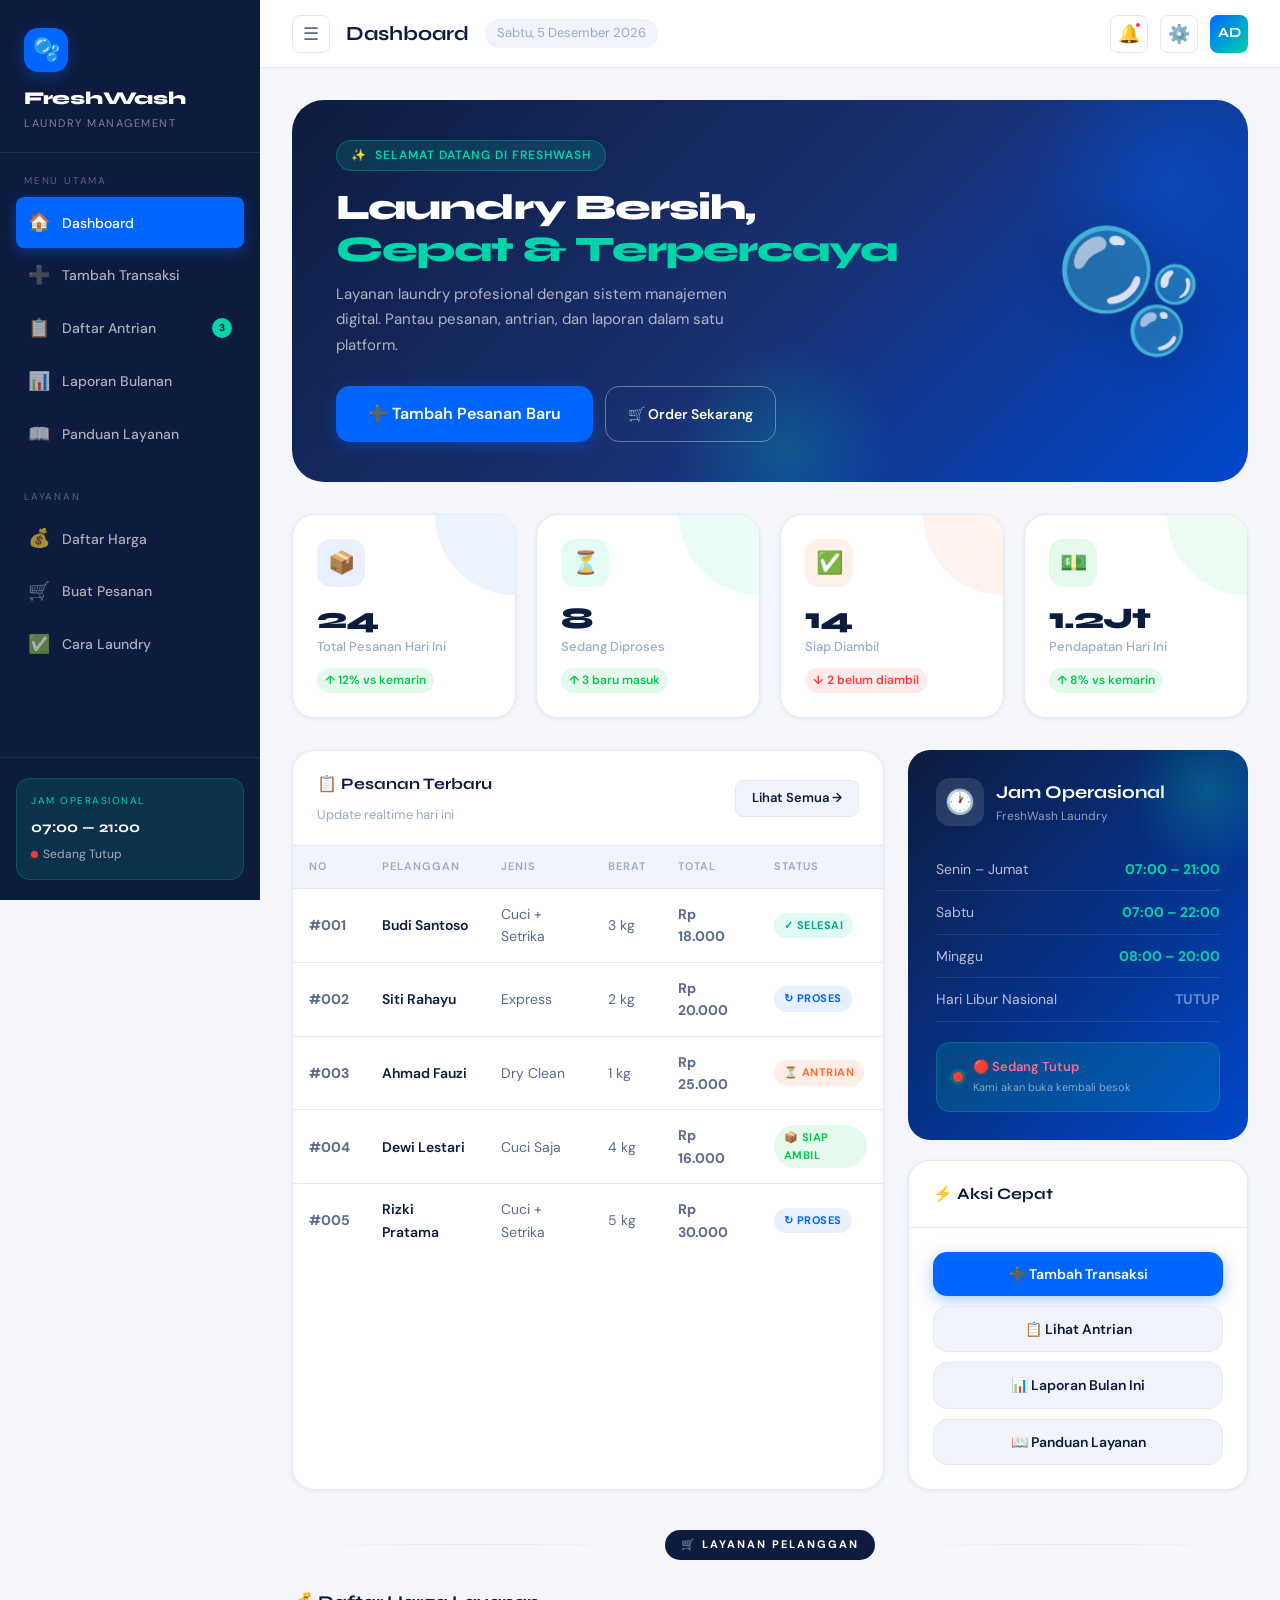
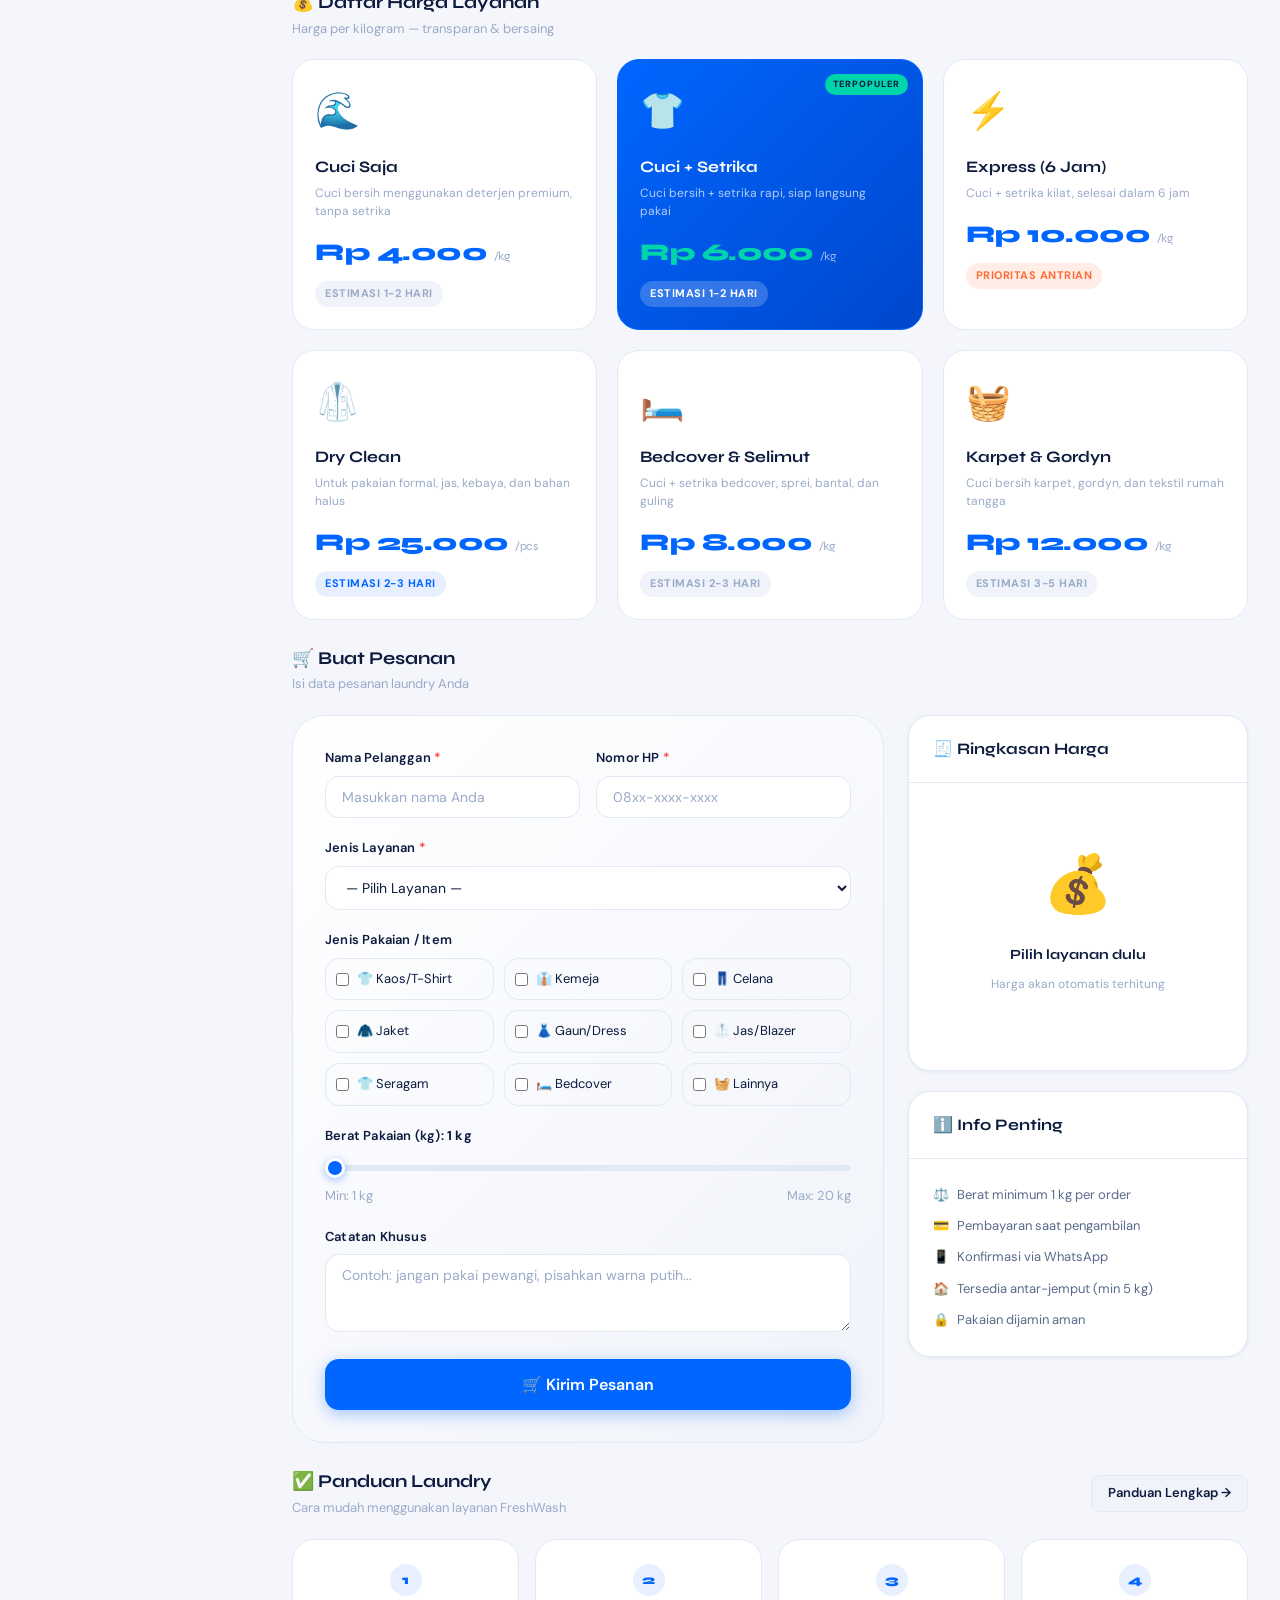
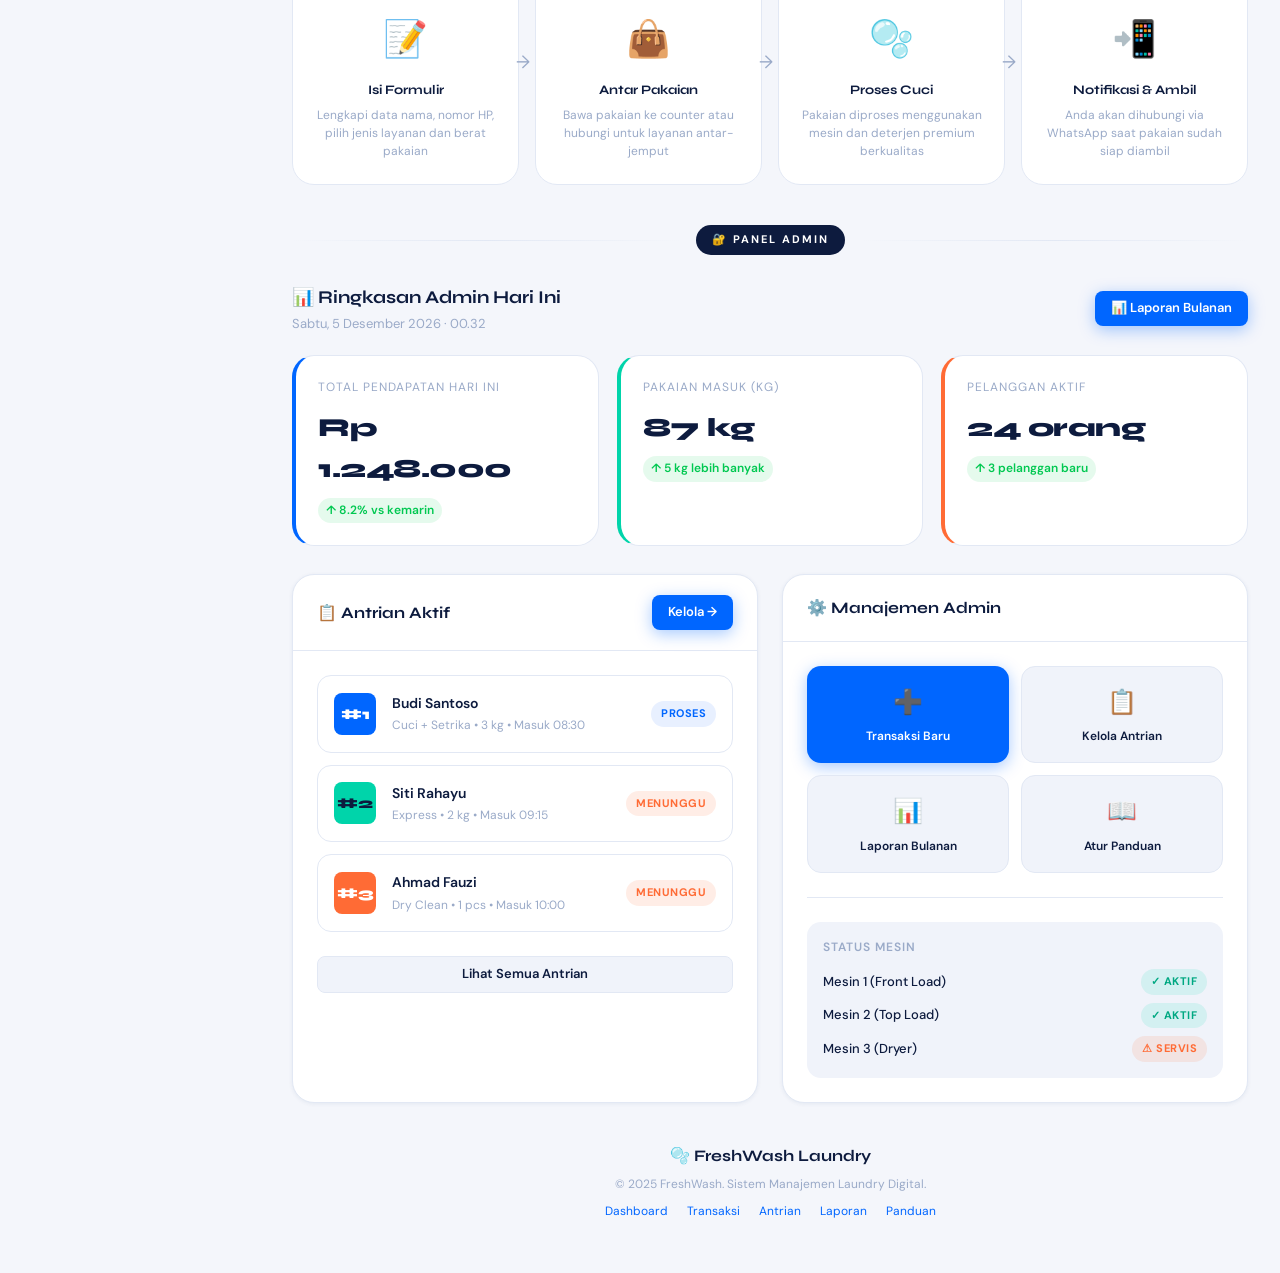
<file: index.html>
<!DOCTYPE html>
<html lang="id">
<head>
  <meta charset="UTF-8" />
  <meta name="viewport" content="width=device-width, initial-scale=1.0"/>
  <title>FreshWash — Sistem Manajemen Laundry</title>
  <link rel="stylesheet" href="css/panduan.css"/>
</head>
<body>

<div class="layout">

  <!-- ══════════════════════════════════════
    SIDEBAR NAVIGATION
  ══════════════════════════════════════ -->
  <aside class="sidebar" id="sidebar">
    <div class="sidebar-brand">
      <div class="brand-icon">🫧</div>
      <div class="brand-name">FreshWash</div>
      <div class="brand-sub">Laundry Management</div>
    </div>

    <nav class="nav-section">
      <div class="nav-label">Menu Utama</div>
      <a href="index.html" class="nav-item active">
        <span class="nav-icon">🏠</span>
        Dashboard
      </a>
      <a href="tambah_transaksi.html" class="nav-item">
        <span class="nav-icon">➕</span>
        Tambah Transaksi
      </a>
      <a href="daftar_antrian.html" class="nav-item">
        <span class="nav-icon">📋</span>
        Daftar Antrian
        <span class="nav-badge" id="nav-queue-count">3</span>
      </a>
      <a href="laporan_bulanan.html" class="nav-item">
        <span class="nav-icon">📊</span>
        Laporan Bulanan
      </a>
      <a href="panduan_layanan.html" class="nav-item">
        <span class="nav-icon">📖</span>
        Panduan Layanan
      </a>
    </nav>

    <nav class="nav-section">
      <div class="nav-label">Layanan</div>
      <a href="#harga" class="nav-item" onclick="scrollToSection('harga')">
        <span class="nav-icon">💰</span>
        Daftar Harga
      </a>
      <a href="#order-form" class="nav-item" onclick="scrollToSection('order-form')">
        <span class="nav-icon">🛒</span>
        Buat Pesanan
      </a>
      <a href="#panduan" class="nav-item" onclick="scrollToSection('panduan')">
        <span class="nav-icon">✅</span>
        Cara Laundry
      </a>
    </nav>

    <div class="sidebar-footer">
      <div class="sidebar-hours">
        <div class="hours-label">Jam Operasional</div>
        <div class="hours-time">07:00 — 21:00</div>
        <div class="hours-status">
          <span class="status-dot" id="sidebar-status-dot"></span>
          <span id="sidebar-status-text">Memuat...</span>
        </div>
      </div>
    </div>
  </aside>

  <!-- ══════════════════════════════════════
       MAIN CONTENT
  ══════════════════════════════════════ -->
  <main class="main-content">

    <!-- TOP BAR -->
    <header class="topbar">
      <div class="topbar-left">
        <button class="topbar-btn" onclick="toggleSidebar()" title="Toggle Menu">☰</button>
        <div>
          <div class="topbar-title">Dashboard</div>
        </div>
        <span class="topbar-date" id="topbar-date">—</span>
      </div>
      <div class="topbar-right">
        <button class="topbar-btn" onclick="showNotification()" title="Notifikasi">
          🔔
          <span class="notif-badge"></span>
        </button>
        <button class="topbar-btn" title="Pengaturan">⚙️</button>
        <div class="avatar" title="Admin">AD</div>
      </div>
    </header>

    <!-- PAGE CONTENT -->
    <div class="page-content">

      <!-- HERO BANNER -->
      <div class="hero-banner fade-in">
        <div class="hero-text">
          <div class="hero-eyebrow">
            <span>✨</span> Selamat Datang di FreshWash
          </div>
          <h1 class="hero-title">
            Laundry Bersih,<br>
            <span>Cepat & Terpercaya</span>
          </h1>
          <p class="hero-desc">
            Layanan laundry profesional dengan sistem manajemen digital. 
            Pantau pesanan, antrian, dan laporan dalam satu platform.
          </p>
          <div class="hero-actions">
            <a href="tambah_transaksi.html" class="btn btn-primary btn-lg">
              ➕ Tambah Pesanan Baru
            </a>
            <a href="#order-form" class="btn btn-outline" onclick="scrollToSection('order-form')">
              🛒 Order Sekarang
            </a>
          </div>
        </div>
        <div class="hero-visual">🫧</div>
      </div>

      <!-- STATS GRID -->
      <div class="stats-grid">
        <div class="stat-card fade-in stagger-1">
          <div class="stat-icon blue">📦</div>
          <div class="stat-value" id="stat-total">24</div>
          <div class="stat-label">Total Pesanan Hari Ini</div>
          <div class="stat-trend up">↑ 12% vs kemarin</div>
        </div>
        <div class="stat-card fade-in stagger-2">
          <div class="stat-icon teal">⏳</div>
          <div class="stat-value" id="stat-proses">8</div>
          <div class="stat-label">Sedang Diproses</div>
          <div class="stat-trend up">↑ 3 baru masuk</div>
        </div>
        <div class="stat-card fade-in stagger-3">
          <div class="stat-icon orange">✅</div>
          <div class="stat-value" id="stat-selesai">14</div>
          <div class="stat-label">Siap Diambil</div>
          <div class="stat-trend down">↓ 2 belum diambil</div>
        </div>
        <div class="stat-card fade-in stagger-4">
          <div class="stat-icon green">💵</div>
          <div class="stat-value" id="stat-revenue">1.2Jt</div>
          <div class="stat-label">Pendapatan Hari Ini</div>
          <div class="stat-trend up">↑ 8% vs kemarin</div>
        </div>
      </div>

      <!-- MAIN GRID: ORDERS + HOURS -->
      <div class="grid-main mb-24">

        <!-- RECENT ORDERS TABLE -->
        <div class="card fade-in">
          <div class="card-header">
            <div>
              <div class="card-title">📋 Pesanan Terbaru</div>
              <div class="text-muted mt-8">Update realtime hari ini</div>
            </div>
            <a href="daftar_antrian.html" class="btn btn-ghost btn-sm">Lihat Semua →</a>
          </div>
          <div class="table-wrapper">
            <table>
              <thead>
                <tr>
                  <th>No</th>
                  <th>Pelanggan</th>
                  <th>Jenis</th>
                  <th>Berat</th>
                  <th>Total</th>
                  <th>Status</th>
                </tr>
              </thead>
              <tbody id="orders-table">
                <tr>
                  <td><strong>#001</strong></td>
                  <td class="td-name">Budi Santoso</td>
                  <td>Cuci + Setrika</td>
                  <td>3 kg</td>
                  <td><strong>Rp 18.000</strong></td>
                  <td><span class="badge badge-teal">✓ Selesai</span></td>
                </tr>
                <tr>
                  <td><strong>#002</strong></td>
                  <td class="td-name">Siti Rahayu</td>
                  <td>Express</td>
                  <td>2 kg</td>
                  <td><strong>Rp 20.000</strong></td>
                  <td><span class="badge badge-blue">↻ Proses</span></td>
                </tr>
                <tr>
                  <td><strong>#003</strong></td>
                  <td class="td-name">Ahmad Fauzi</td>
                  <td>Dry Clean</td>
                  <td>1 kg</td>
                  <td><strong>Rp 25.000</strong></td>
                  <td><span class="badge badge-orange">⏳ Antrian</span></td>
                </tr>
                <tr>
                  <td><strong>#004</strong></td>
                  <td class="td-name">Dewi Lestari</td>
                  <td>Cuci Saja</td>
                  <td>4 kg</td>
                  <td><strong>Rp 16.000</strong></td>
                  <td><span class="badge badge-green">📦 Siap Ambil</span></td>
                </tr>
                <tr>
                  <td><strong>#005</strong></td>
                  <td class="td-name">Rizki Pratama</td>
                  <td>Cuci + Setrika</td>
                  <td>5 kg</td>
                  <td><strong>Rp 30.000</strong></td>
                  <td><span class="badge badge-blue">↻ Proses</span></td>
                </tr>
              </tbody>
            </table>
          </div>
        </div>

        <!-- JAM BUKA & INFO -->
        <div style="display:flex; flex-direction:column; gap:20px;">
          <!-- HOURS CARD -->
          <div class="hours-card">
            <div class="hours-header">
              <div class="hours-icon">🕐</div>
              <div>
                <div class="hours-title">Jam Operasional</div>
                <div style="font-size:12px; color:rgba(255,255,255,0.55);">FreshWash Laundry</div>
              </div>
            </div>
            <div class="hours-row">
              <span class="hours-day">Senin – Jumat</span>
              <span class="hours-time-val open">07:00 – 21:00</span>
            </div>
            <div class="hours-row">
              <span class="hours-day">Sabtu</span>
              <span class="hours-time-val open">07:00 – 22:00</span>
            </div>
            <div class="hours-row">
              <span class="hours-day">Minggu</span>
              <span class="hours-time-val open">08:00 – 20:00</span>
            </div>
            <div class="hours-row">
              <span class="hours-day">Hari Libur Nasional</span>
              <span class="hours-time-val closed">TUTUP</span>
            </div>
            <div class="current-status">
              <span class="status-indicator" id="main-status-dot"></span>
              <div>
                <div class="status-text" id="main-status-text">Memeriksa jam buka...</div>
                <div style="font-size:11px; color:rgba(255,255,255,0.5); margin-top:2px;" id="main-status-sub">—</div>
              </div>
            </div>
          </div>

          <!-- QUICK ACTIONS -->
          <div class="card">
            <div class="card-header">
              <div class="card-title">⚡ Aksi Cepat</div>
            </div>
            <div class="card-body" style="display:flex; flex-direction:column; gap:10px;">
              <a href="tambah_transaksi.html" class="btn btn-primary" style="width:100%; justify-content:center;">
                ➕ Tambah Transaksi
              </a>
              <a href="daftar_antrian.html" class="btn btn-ghost" style="width:100%; justify-content:center;">
                📋 Lihat Antrian
              </a>
              <a href="laporan_bulanan.html" class="btn btn-ghost" style="width:100%; justify-content:center;">
                📊 Laporan Bulan Ini
              </a>
              <a href="panduan_layanan.html" class="btn btn-ghost" style="width:100%; justify-content:center;">
                📖 Panduan Layanan
              </a>
            </div>
          </div>
        </div>
      </div>

      <!-- ══════════════════════════════════════
           CUSTOMER SECTION — ORDER FORM
      ══════════════════════════════════════ -->
      <div class="panel-separator">
        <div class="panel-separator-line"></div>
        <div class="panel-separator-badge">
          🛒 Layanan Pelanggan
        </div>
        <div class="panel-separator-line"></div>
      </div>

      <!-- DAFTAR HARGA -->
      <div id="harga" style="scroll-margin-top: 80px;">
        <div class="section-header">
          <div>
            <div class="section-title">💰 Daftar Harga Layanan</div>
            <div class="section-subtitle">Harga per kilogram — transparan & bersaing</div>
          </div>
        </div>

        <div class="grid-3 mb-24">
          <div class="price-card" onclick="selectService('cuci-saja')">
            <div class="price-card-icon">🌊</div>
            <div class="price-card-name">Cuci Saja</div>
            <div class="price-card-desc">Cuci bersih menggunakan deterjen premium, tanpa setrika</div>
            <div class="price-card-price">Rp 4.000 <span class="price-card-unit">/kg</span></div>
            <div class="mt-8"><span class="badge badge-gray">Estimasi 1-2 hari</span></div>
          </div>

          <div class="price-card featured" onclick="selectService('cuci-setrika')">
            <div class="price-popular">Terpopuler</div>
            <div class="price-card-icon">👕</div>
            <div class="price-card-name">Cuci + Setrika</div>
            <div class="price-card-desc">Cuci bersih + setrika rapi, siap langsung pakai</div>
            <div class="price-card-price">Rp 6.000 <span class="price-card-unit">/kg</span></div>
            <div class="mt-8"><span class="badge" style="background:rgba(255,255,255,0.2);color:#fff;">Estimasi 1-2 hari</span></div>
          </div>

          <div class="price-card" onclick="selectService('express')">
            <div class="price-card-icon">⚡</div>
            <div class="price-card-name">Express (6 Jam)</div>
            <div class="price-card-desc">Cuci + setrika kilat, selesai dalam 6 jam</div>
            <div class="price-card-price">Rp 10.000 <span class="price-card-unit">/kg</span></div>
            <div class="mt-8"><span class="badge badge-orange">Prioritas Antrian</span></div>
          </div>

          <div class="price-card" onclick="selectService('dry-clean')">
            <div class="price-card-icon">🥼</div>
            <div class="price-card-name">Dry Clean</div>
            <div class="price-card-desc">Untuk pakaian formal, jas, kebaya, dan bahan halus</div>
            <div class="price-card-price">Rp 25.000 <span class="price-card-unit">/pcs</span></div>
            <div class="mt-8"><span class="badge badge-blue">Estimasi 2-3 hari</span></div>
          </div>

          <div class="price-card" onclick="selectService('bedcover')">
            <div class="price-card-icon">🛏️</div>
            <div class="price-card-name">Bedcover & Selimut</div>
            <div class="price-card-desc">Cuci + setrika bedcover, sprei, bantal, dan guling</div>
            <div class="price-card-price">Rp 8.000 <span class="price-card-unit">/kg</span></div>
            <div class="mt-8"><span class="badge badge-gray">Estimasi 2-3 hari</span></div>
          </div>

          <div class="price-card" onclick="selectService('karpet')">
            <div class="price-card-icon">🧺</div>
            <div class="price-card-name">Karpet & Gordyn</div>
            <div class="price-card-desc">Cuci bersih karpet, gordyn, dan tekstil rumah tangga</div>
            <div class="price-card-price">Rp 12.000 <span class="price-card-unit">/kg</span></div>
            <div class="mt-8"><span class="badge badge-gray">Estimasi 3-5 hari</span></div>
          </div>
        </div>
      </div>

      <!-- ORDER FORM FOR CUSTOMERS -->
      <div id="order-form" style="scroll-margin-top: 80px;">
        <div class="section-header">
          <div>
            <div class="section-title">🛒 Buat Pesanan</div>
            <div class="section-subtitle">Isi data pesanan laundry Anda</div>
          </div>
        </div>

        <div class="grid-main">
          <div class="customer-panel">
            <div class="form-row">
              <div class="form-group">
                <label class="form-label">Nama Pelanggan <span>*</span></label>
                <input type="text" class="form-control" id="cust-name" placeholder="Masukkan nama Anda"/>
              </div>
              <div class="form-group">
                <label class="form-label">Nomor HP <span>*</span></label>
                <input type="tel" class="form-control" id="cust-phone" placeholder="08xx-xxxx-xxxx"/>
              </div>
            </div>

            <div class="form-group">
              <label class="form-label">Jenis Layanan <span>*</span></label>
              <select class="form-control" id="service-type" onchange="calculatePrice()">
                <option value="">— Pilih Layanan —</option>
                <option value="cuci-saja">🌊 Cuci Saja — Rp 4.000/kg</option>
                <option value="cuci-setrika">👕 Cuci + Setrika — Rp 6.000/kg</option>
                <option value="express">⚡ Express 6 Jam — Rp 10.000/kg</option>
                <option value="dry-clean">🥼 Dry Clean — Rp 25.000/pcs</option>
                <option value="bedcover">🛏️ Bedcover & Selimut — Rp 8.000/kg</option>
                <option value="karpet">🧺 Karpet & Gordyn — Rp 12.000/kg</option>
              </select>
            </div>

            <div class="form-group">
              <label class="form-label">Jenis Pakaian / Item</label>
              <div class="grid-3" style="gap:10px; margin-bottom:12px;" id="clothing-types">
                <label style="display:flex;align-items:center;gap:8px;padding:10px;border:1.5px solid var(--border);border-radius:var(--radius-md);cursor:pointer;font-size:13px;transition:all 0.2s;" onmouseenter="this.style.borderColor='var(--primary)'" onmouseleave="this.style.borderColor='var(--border)'">
                  <input type="checkbox" value="kaos" onchange="updateClothingList()"> 👕 Kaos/T-Shirt
                </label>
                <label style="display:flex;align-items:center;gap:8px;padding:10px;border:1.5px solid var(--border);border-radius:var(--radius-md);cursor:pointer;font-size:13px;transition:all 0.2s;" onmouseenter="this.style.borderColor='var(--primary)'" onmouseleave="this.style.borderColor='var(--border)'">
                  <input type="checkbox" value="kemeja" onchange="updateClothingList()"> 👔 Kemeja
                </label>
                <label style="display:flex;align-items:center;gap:8px;padding:10px;border:1.5px solid var(--border);border-radius:var(--radius-md);cursor:pointer;font-size:13px;transition:all 0.2s;" onmouseenter="this.style.borderColor='var(--primary)'" onmouseleave="this.style.borderColor='var(--border)'">
                  <input type="checkbox" value="celana" onchange="updateClothingList()"> 👖 Celana
                </label>
                <label style="display:flex;align-items:center;gap:8px;padding:10px;border:1.5px solid var(--border);border-radius:var(--radius-md);cursor:pointer;font-size:13px;transition:all 0.2s;" onmouseenter="this.style.borderColor='var(--primary)'" onmouseleave="this.style.borderColor='var(--border)'">
                  <input type="checkbox" value="jaket" onchange="updateClothingList()"> 🧥 Jaket
                </label>
                <label style="display:flex;align-items:center;gap:8px;padding:10px;border:1.5px solid var(--border);border-radius:var(--radius-md);cursor:pointer;font-size:13px;transition:all 0.2s;" onmouseenter="this.style.borderColor='var(--primary)'" onmouseleave="this.style.borderColor='var(--border)'">
                  <input type="checkbox" value="gaun" onchange="updateClothingList()"> 👗 Gaun/Dress
                </label>
                <label style="display:flex;align-items:center;gap:8px;padding:10px;border:1.5px solid var(--border);border-radius:var(--radius-md);cursor:pointer;font-size:13px;transition:all 0.2s;" onmouseenter="this.style.borderColor='var(--primary)'" onmouseleave="this.style.borderColor='var(--border)'">
                  <input type="checkbox" value="jas" onchange="updateClothingList()"> 🥼 Jas/Blazer
                </label>
                <label style="display:flex;align-items:center;gap:8px;padding:10px;border:1.5px solid var(--border);border-radius:var(--radius-md);cursor:pointer;font-size:13px;transition:all 0.2s;" onmouseenter="this.style.borderColor='var(--primary)'" onmouseleave="this.style.borderColor='var(--border)'">
                  <input type="checkbox" value="seragam" onchange="updateClothingList()"> 👕 Seragam
                </label>
                <label style="display:flex;align-items:center;gap:8px;padding:10px;border:1.5px solid var(--border);border-radius:var(--radius-md);cursor:pointer;font-size:13px;transition:all 0.2s;" onmouseenter="this.style.borderColor='var(--primary)'" onmouseleave="this.style.borderColor='var(--border)'">
                  <input type="checkbox" value="bedcover" onchange="updateClothingList()"> 🛏️ Bedcover
                </label>
                <label style="display:flex;align-items:center;gap:8px;padding:10px;border:1.5px solid var(--border);border-radius:var(--radius-md);cursor:pointer;font-size:13px;transition:all 0.2s;" onmouseenter="this.style.borderColor='var(--primary)'" onmouseleave="this.style.borderColor='var(--border)'">
                  <input type="checkbox" value="lainnya" onchange="updateClothingList()"> 🧺 Lainnya
                </label>
              </div>
            </div>

            <div class="form-group">
              <label class="form-label">Berat Pakaian (kg): <strong id="weight-display">1 kg</strong></label>
              <input type="range" id="weight-slider" min="1" max="20" value="1" oninput="updateWeight(this.value)" style="margin-top:10px;"/>
              <div class="flex-between mt-8 text-muted">
                <span>Min: 1 kg</span>
                <span>Max: 20 kg</span>
              </div>
            </div>

            <div class="form-group">
              <label class="form-label">Catatan Khusus</label>
              <textarea class="form-control" id="cust-note" rows="3" placeholder="Contoh: jangan pakai pewangi, pisahkan warna putih..."></textarea>
            </div>

            <button class="btn btn-primary btn-lg" style="width:100%;justify-content:center;" onclick="submitOrder()">
              🛒 Kirim Pesanan
            </button>
          </div>

          <!-- PRICE SUMMARY -->
          <div style="display:flex; flex-direction:column; gap:20px;">
            <div class="card">
              <div class="card-header">
                <div class="card-title">🧾 Ringkasan Harga</div>
              </div>
              <div class="card-body">
                <div id="price-summary">
                  <div class="empty-state" style="padding:32px 16px;">
                    <div class="empty-icon">💰</div>
                    <div class="empty-title" style="font-size:14px;">Pilih layanan dulu</div>
                    <div class="empty-desc" style="font-size:12px;">Harga akan otomatis terhitung</div>
                  </div>
                </div>
                <div class="calc-result" id="calc-result" style="display:none;">
                  <div class="calc-label">Total Estimasi Biaya</div>
                  <div class="calc-price" id="calc-price">Rp 0</div>
                  <div class="text-muted mt-8" id="calc-detail" style="font-size:12px;"></div>
                </div>
              </div>
            </div>

            <div class="card">
              <div class="card-header">
                <div class="card-title">ℹ️ Info Penting</div>
              </div>
              <div class="card-body" style="font-size:13px; color:var(--text-secondary); line-height:1.8;">
                <div style="display:flex;gap:8px;margin-bottom:8px;">
                  <span>⚖️</span> Berat minimum 1 kg per order
                </div>
                <div style="display:flex;gap:8px;margin-bottom:8px;">
                  <span>💳</span> Pembayaran saat pengambilan
                </div>
                <div style="display:flex;gap:8px;margin-bottom:8px;">
                  <span>📱</span> Konfirmasi via WhatsApp
                </div>
                <div style="display:flex;gap:8px;margin-bottom:8px;">
                  <span>🏠</span> Tersedia antar-jemput (min 5 kg)
                </div>
                <div style="display:flex;gap:8px;">
                  <span>🔒</span> Pakaian dijamin aman
                </div>
              </div>
            </div>
          </div>
        </div>
      </div>

      <!-- PANDUAN LAYANAN -->
      <div id="panduan" class="mt-24" style="scroll-margin-top: 80px;">
        <div class="section-header">
          <div>
            <div class="section-title">✅ Panduan Laundry</div>
            <div class="section-subtitle">Cara mudah menggunakan layanan FreshWash</div>
          </div>
          <a href="panduan_layanan.html" class="btn btn-ghost btn-sm">Panduan Lengkap →</a>
        </div>

        <div class="guide-steps">
          <div class="guide-step fade-in stagger-1">
            <div class="step-number">1</div>
            <div class="step-icon">📝</div>
            <div class="step-title">Isi Formulir</div>
            <div class="step-desc">Lengkapi data nama, nomor HP, pilih jenis layanan dan berat pakaian</div>
          </div>
          <div class="guide-step fade-in stagger-2">
            <div class="step-number">2</div>
            <div class="step-icon">👜</div>
            <div class="step-title">Antar Pakaian</div>
            <div class="step-desc">Bawa pakaian ke counter atau hubungi untuk layanan antar-jemput</div>
          </div>
          <div class="guide-step fade-in stagger-3">
            <div class="step-number">3</div>
            <div class="step-icon">🫧</div>
            <div class="step-title">Proses Cuci</div>
            <div class="step-desc">Pakaian diproses menggunakan mesin dan deterjen premium berkualitas</div>
          </div>
          <div class="guide-step fade-in stagger-4">
            <div class="step-number">4</div>
            <div class="step-icon">📲</div>
            <div class="step-title">Notifikasi & Ambil</div>
            <div class="step-desc">Anda akan dihubungi via WhatsApp saat pakaian sudah siap diambil</div>
          </div>
        </div>
      </div>

      <!-- ══════════════════════════════════════
           ADMIN PANEL SECTION
      ══════════════════════════════════════ -->
      <div class="panel-separator">
        <div class="panel-separator-line"></div>
        <div class="panel-separator-badge">
          🔐 Panel Admin
        </div>
        <div class="panel-separator-line"></div>
      </div>

      <!-- ADMIN METRICS -->
      <div class="section-header">
        <div>
          <div class="section-title">📊 Ringkasan Admin Hari Ini</div>
          <div class="section-subtitle" id="admin-date-sub">—</div>
        </div>
        <a href="laporan_bulanan.html" class="btn btn-primary btn-sm">📊 Laporan Bulanan</a>
      </div>

      <div class="admin-metrics">
        <div class="metric-card">
          <div class="metric-title">Total Pendapatan Hari Ini</div>
          <div class="metric-value">Rp 1.248.000</div>
          <div class="stat-trend up mt-8">↑ 8.2% vs kemarin</div>
        </div>
        <div class="metric-card">
          <div class="metric-title">Pakaian Masuk (kg)</div>
          <div class="metric-value">87 kg</div>
          <div class="stat-trend up mt-8">↑ 5 kg lebih banyak</div>
        </div>
        <div class="metric-card">
          <div class="metric-title">Pelanggan Aktif</div>
          <div class="metric-value">24 orang</div>
          <div class="stat-trend up mt-8">↑ 3 pelanggan baru</div>
        </div>
      </div>

      <!-- ADMIN QUEUE MANAGEMENT -->
      <div class="grid-2">
        <div class="card">
          <div class="card-header">
            <div class="card-title">📋 Antrian Aktif</div>
            <a href="daftar_antrian.html" class="btn btn-primary btn-sm">Kelola →</a>
          </div>
          <div class="card-body">
            <div class="queue-item">
              <div class="queue-number">#1</div>
              <div class="queue-info">
                <div class="queue-name">Budi Santoso</div>
                <div class="queue-detail">Cuci + Setrika • 3 kg • Masuk 08:30</div>
              </div>
              <span class="badge badge-blue">Proses</span>
            </div>
            <div class="queue-item">
              <div class="queue-number" style="background:var(--accent); color:var(--text-primary);">#2</div>
              <div class="queue-info">
                <div class="queue-name">Siti Rahayu</div>
                <div class="queue-detail">Express • 2 kg • Masuk 09:15</div>
              </div>
              <span class="badge badge-orange">Menunggu</span>
            </div>
            <div class="queue-item">
              <div class="queue-number" style="background:var(--warning);">#3</div>
              <div class="queue-info">
                <div class="queue-name">Ahmad Fauzi</div>
                <div class="queue-detail">Dry Clean • 1 pcs • Masuk 10:00</div>
              </div>
              <span class="badge badge-orange">Menunggu</span>
            </div>
            <a href="daftar_antrian.html" class="btn btn-ghost btn-sm" style="width:100%;justify-content:center;margin-top:12px;">
              Lihat Semua Antrian
            </a>
          </div>
        </div>

        <!-- ADMIN ACTIONS -->
        <div class="card">
          <div class="card-header">
            <div class="card-title">⚙️ Manajemen Admin</div>
          </div>
          <div class="card-body">
            <div style="display:grid; grid-template-columns:1fr 1fr; gap:12px;">
              <a href="tambah_transaksi.html" class="btn btn-primary" style="width:100%;justify-content:center;flex-direction:column;gap:6px;padding:16px;height:auto;border-radius:var(--radius-md);">
                <span style="font-size:24px;">➕</span>
                <span style="font-size:12px;">Transaksi Baru</span>
              </a>
              <a href="daftar_antrian.html" class="btn btn-ghost" style="width:100%;justify-content:center;flex-direction:column;gap:6px;padding:16px;height:auto;border-radius:var(--radius-md);">
                <span style="font-size:24px;">📋</span>
                <span style="font-size:12px;">Kelola Antrian</span>
              </a>
              <a href="laporan_bulanan.html" class="btn btn-ghost" style="width:100%;justify-content:center;flex-direction:column;gap:6px;padding:16px;height:auto;border-radius:var(--radius-md);">
                <span style="font-size:24px;">📊</span>
                <span style="font-size:12px;">Laporan Bulanan</span>
              </a>
              <a href="panduan_layanan.html" class="btn btn-ghost" style="width:100%;justify-content:center;flex-direction:column;gap:6px;padding:16px;height:auto;border-radius:var(--radius-md);">
                <span style="font-size:24px;">📖</span>
                <span style="font-size:12px;">Atur Panduan</span>
              </a>
            </div>

            <div class="divider"></div>

            <div style="background:var(--surface-2); border-radius:var(--radius-md); padding:16px;">
              <div style="font-size:12px; font-weight:600; text-transform:uppercase; letter-spacing:1px; color:var(--text-muted); margin-bottom:12px;">Status Mesin</div>
              <div style="display:flex; flex-direction:column; gap:8px;">
                <div class="flex-between">
                  <span style="font-size:13px; font-weight:500;">Mesin 1 (Front Load)</span>
                  <span class="badge badge-teal">✓ Aktif</span>
                </div>
                <div class="flex-between">
                  <span style="font-size:13px; font-weight:500;">Mesin 2 (Top Load)</span>
                  <span class="badge badge-teal">✓ Aktif</span>
                </div>
                <div class="flex-between">
                  <span style="font-size:13px; font-weight:500;">Mesin 3 (Dryer)</span>
                  <span class="badge badge-orange">⚠ Servis</span>
                </div>
              </div>
            </div>
          </div>
        </div>
      </div>

      <!-- FOOTER -->
      <div style="text-align:center; padding:40px 0 20px; color:var(--text-muted); font-size:12px;">
        <div style="font-family:var(--font-display); font-size:16px; font-weight:700; color:var(--text-primary); margin-bottom:6px;">🫧 FreshWash Laundry</div>
        <div>© 2025 FreshWash. Sistem Manajemen Laundry Digital.</div>
        <div class="mt-8">
          <a href="index.html" style="color:var(--primary); margin:0 8px;">Dashboard</a>
          <a href="tambah_transaksi.html" style="color:var(--primary); margin:0 8px;">Transaksi</a>
          <a href="daftar_antrian.html" style="color:var(--primary); margin:0 8px;">Antrian</a>
          <a href="laporan_bulanan.html" style="color:var(--primary); margin:0 8px;">Laporan</a>
          <a href="panduan_layanan.html" style="color:var(--primary); margin:0 8px;">Panduan</a>
        </div>
      </div>

    </div><!-- end .page-content -->
  </main>
</div><!-- end .layout -->

<!-- MODAL ORDER CONFIRMATION -->
<div class="modal-overlay" id="order-modal" style="display:none;" onclick="if(event.target===this)closeModal()">
  <div class="modal">
    <div class="modal-header">
      <div class="modal-title">✅ Pesanan Berhasil!</div>
      <button class="modal-close" onclick="closeModal()">✕</button>
    </div>
    <div style="text-align:center; padding:16px 0 24px;">
      <div style="font-size:64px; margin-bottom:16px;">🎉</div>
      <div style="font-size:15px; color:var(--text-secondary); margin-bottom:20px;" id="modal-message">
        Pesanan Anda berhasil dikirim!
      </div>
      <div id="modal-order-detail" style="background:var(--surface-2); border-radius:var(--radius-md); padding:16px; text-align:left; font-size:13px; line-height:2; margin-bottom:20px;"></div>
      <button class="btn btn-primary" style="width:100%; justify-content:center;" onclick="closeModal()">
        Tutup
      </button>
    </div>
  </div>
</div>

<!-- TOAST CONTAINER -->
<div id="toast-container"></div>

<script>
  // ─── DATE & TIME ─────────────────────────────
  function updateDateTime() {
    const now = new Date();
    const options = { weekday: 'long', year: 'numeric', month: 'long', day: 'numeric' };
    const dateStr = now.toLocaleDateString('id-ID', options);
    const timeStr = now.toLocaleTimeString('id-ID', { hour: '2-digit', minute: '2-digit' });

    document.getElementById('topbar-date').textContent = dateStr;
    document.getElementById('admin-date-sub').textContent = dateStr + ' · ' + timeStr;

    checkOperationalHours(now);
  }

  function checkOperationalHours(now) {
    const day = now.getDay(); // 0=Sun,1=Mon,...,6=Sat
    const hour = now.getHours();
    const minute = now.getMinutes();
    const totalMin = hour * 60 + minute;

    let openMin, closeMin;
    if (day === 6) { openMin = 7*60; closeMin = 22*60; }       // Sabtu
    else if (day === 0) { openMin = 8*60; closeMin = 20*60; }  // Minggu
    else { openMin = 7*60; closeMin = 21*60; }                  // Sen-Jum

    const isOpen = totalMin >= openMin && totalMin < closeMin;

    const dotEl1 = document.getElementById('sidebar-status-dot');
    const textEl1 = document.getElementById('sidebar-status-text');
    const dotEl2 = document.getElementById('main-status-dot');
    const textEl2 = document.getElementById('main-status-text');
    const subEl = document.getElementById('main-status-sub');

    if (isOpen) {
      if (dotEl1) dotEl1.style.background = '#00C851';
      if (textEl1) textEl1.textContent = 'Sedang Buka';
      if (dotEl2) dotEl2.style.background = '#00C851';
      if (textEl2) textEl2.textContent = '🟢 Sedang Buka Sekarang';
      const closeH = Math.floor(closeMin/60);
      const closeM = closeMin % 60;
      if (subEl) subEl.textContent = `Tutup pukul ${closeH.toString().padStart(2,'0')}:${closeM.toString().padStart(2,'0')} WIB`;
    } else {
      if (dotEl1) { dotEl1.style.background = '#FF3B3B'; dotEl1.style.animation = 'none'; }
      if (textEl1) textEl1.textContent = 'Sedang Tutup';
      if (dotEl2) { dotEl2.style.background = '#FF3B3B'; dotEl2.style.animation = 'none'; }
      if (textEl2) { textEl2.textContent = '🔴 Sedang Tutup'; textEl2.style.color = '#FF6B8A'; }
      if (subEl) subEl.textContent = 'Kami akan buka kembali besok';
    }
  }

  // ─── SIDEBAR TOGGLE ──────────────────────────
  function toggleSidebar() {
    document.getElementById('sidebar').classList.toggle('open');
  }

  // ─── SCROLL TO SECTION ───────────────────────
  function scrollToSection(id) {
    event.preventDefault();
    const el = document.getElementById(id);
    if (el) el.scrollIntoView({ behavior: 'smooth' });
  }

  // ─── SELECT SERVICE FROM PRICE CARDS ─────────
  function selectService(serviceVal) {
    const select = document.getElementById('service-type');
    select.value = serviceVal;
    calculatePrice();
    document.getElementById('order-form').scrollIntoView({ behavior: 'smooth' });
    showToast('✅ Layanan dipilih! Lengkapi formulir pesanan.', 'success');
  }

  // ─── WEIGHT SLIDER ───────────────────────────
  function updateWeight(val) {
    document.getElementById('weight-display').textContent = val + ' kg';
    calculatePrice();
  }

  // ─── CLOTHING TYPES ──────────────────────────
  function updateClothingList() {
    // visual feedback only for now
    const checked = [...document.querySelectorAll('#clothing-types input:checked')].map(el => el.value);
  }

  // ─── PRICE CALCULATION ───────────────────────
  const prices = {
    'cuci-saja': { rate: 4000, unit: 'kg', name: 'Cuci Saja' },
    'cuci-setrika': { rate: 6000, unit: 'kg', name: 'Cuci + Setrika' },
    'express': { rate: 10000, unit: 'kg', name: 'Express 6 Jam' },
    'dry-clean': { rate: 25000, unit: 'pcs', name: 'Dry Clean' },
    'bedcover': { rate: 8000, unit: 'kg', name: 'Bedcover & Selimut' },
    'karpet': { rate: 12000, unit: 'kg', name: 'Karpet & Gordyn' },
  };

  function calculatePrice() {
    const svc = document.getElementById('service-type').value;
    const weight = parseInt(document.getElementById('weight-slider').value);
    const summaryEl = document.getElementById('price-summary');
    const resultEl = document.getElementById('calc-result');
    const priceEl = document.getElementById('calc-price');
    const detailEl = document.getElementById('calc-detail');

    if (!svc) {
      summaryEl.innerHTML = `
        <div class="empty-state" style="padding:32px 16px;">
          <div class="empty-icon">💰</div>
          <div class="empty-title" style="font-size:14px;">Pilih layanan dulu</div>
          <div class="empty-desc" style="font-size:12px;">Harga akan otomatis terhitung</div>
        </div>`;
      resultEl.style.display = 'none';
      return;
    }

    const p = prices[svc];
    const total = p.rate * weight;
    const fmt = new Intl.NumberFormat('id-ID').format(total);

    summaryEl.innerHTML = `
      <div style="font-size:13px; color:var(--text-secondary); line-height:2.2;">
        <div class="flex-between"><span>Layanan</span><strong>${p.name}</strong></div>
        <div class="flex-between"><span>Berat</span><strong>${weight} ${p.unit}</strong></div>
        <div class="flex-between"><span>Harga Satuan</span><strong>Rp ${new Intl.NumberFormat('id-ID').format(p.rate)}/${p.unit}</strong></div>
        <div style="border-top:1px solid var(--border); margin:10px 0;"></div>
      </div>`;

    resultEl.style.display = 'block';
    priceEl.textContent = 'Rp ' + fmt;
    detailEl.textContent = `${weight} ${p.unit} × Rp ${new Intl.NumberFormat('id-ID').format(p.rate)} = Rp ${fmt}`;
  }

  // ─── SUBMIT ORDER ─────────────────────────────
  function submitOrder() {
    const name = document.getElementById('cust-name').value.trim();
    const phone = document.getElementById('cust-phone').value.trim();
    const svc = document.getElementById('service-type').value;
    const weight = document.getElementById('weight-slider').value;

    if (!name) { showToast('❌ Nama pelanggan wajib diisi!', 'error'); return; }
    if (!phone) { showToast('❌ Nomor HP wajib diisi!', 'error'); return; }
    if (!svc) { showToast('❌ Pilih jenis layanan terlebih dahulu!', 'error'); return; }

    const p = prices[svc];
    const total = p.rate * parseInt(weight);
    const fmt = new Intl.NumberFormat('id-ID').format(total);
    const orderNo = 'FW-' + Date.now().toString().slice(-6);

    document.getElementById('modal-message').textContent =
      `Halo ${name}! Pesanan Anda telah tercatat. Kami akan segera menghubungi Anda melalui WhatsApp.`;

    document.getElementById('modal-order-detail').innerHTML = `
      <div class="flex-between" style="margin-bottom:6px;"><span>No. Order</span><strong style="color:var(--primary)">${orderNo}</strong></div>
      <div class="flex-between" style="margin-bottom:6px;"><span>Nama</span><strong>${name}</strong></div>
      <div class="flex-between" style="margin-bottom:6px;"><span>Layanan</span><strong>${p.name}</strong></div>
      <div class="flex-between" style="margin-bottom:6px;"><span>Berat</span><strong>${weight} ${p.unit}</strong></div>
      <div class="flex-between" style="border-top:1px solid var(--border);padding-top:8px;margin-top:4px;"><span><strong>Total</strong></span><strong style="color:var(--primary); font-size:16px;">Rp ${fmt}</strong></div>
    `;

    document.getElementById('order-modal').style.display = 'flex';

    // Increment queue count
    const badge = document.getElementById('nav-queue-count');
    if (badge) badge.textContent = parseInt(badge.textContent) + 1;
  }

  function closeModal() {
    document.getElementById('order-modal').style.display = 'none';
    // Reset form
    document.getElementById('cust-name').value = '';
    document.getElementById('cust-phone').value = '';
    document.getElementById('service-type').value = '';
    document.getElementById('cust-note').value = '';
    document.getElementById('weight-slider').value = 1;
    document.getElementById('weight-display').textContent = '1 kg';
    document.getElementById('calc-result').style.display = 'none';
    document.getElementById('price-summary').innerHTML = `
      <div class="empty-state" style="padding:32px 16px;">
        <div class="empty-icon">💰</div>
        <div class="empty-title" style="font-size:14px;">Pilih layanan dulu</div>
        <div class="empty-desc" style="font-size:12px;">Harga akan otomatis terhitung</div>
      </div>`;
  }

  // ─── TOAST ───────────────────────────────────
  function showToast(msg, type = '') {
    const container = document.getElementById('toast-container');
    const toast = document.createElement('div');
    toast.className = `toast ${type}`;
    toast.innerHTML = msg;
    container.appendChild(toast);
    setTimeout(() => {
      toast.style.animation = 'slideInToast 0.4s cubic-bezier(0.4,0,0.2,1) reverse';
      setTimeout(() => toast.remove(), 400);
    }, 3000);
  }

  function showNotification() {
    showToast('🔔 3 pesanan menunggu konfirmasi!');
  }

  // ─── INIT ────────────────────────────────────
  updateDateTime();
  setInterval(updateDateTime, 60000);
</script>

</body>
</html>
</file>
<file: css/panduan.css>
/* =============================================
   FRESH LAUNDRY — panduan.css
   Aesthetic: Clean Modern with Bold Accents
   ============================================= */

@import url('https://fonts.googleapis.com/css2?family=Syne:wght@400;600;700;800&family=DM+Sans:ital,wght@0,300;0,400;0,500;0,600;1,400&display=swap');

/* ─── CSS VARIABLES ─────────────────────────── */
:root {
  --primary: #0066FF;
  --primary-dark: #0047CC;
  --primary-light: #E8F0FF;
  --accent: #00D4AA;
  --accent-dark: #00A882;
  --warning: #FF6B35;
  --danger: #FF3B3B;
  --success: #00C851;

  --bg: #F4F6FB;
  --surface: #FFFFFF;
  --surface-2: #F0F3FA;
  --border: #E2E8F4;
  --border-dark: #C8D3E8;

  --text-primary: #0D1B3E;
  --text-secondary: #5A6A8A;
  --text-muted: #9AAAC8;
  --text-white: #FFFFFF;

  --font-display: 'Syne', sans-serif;
  --font-body: 'DM Sans', sans-serif;

  --shadow-sm: 0 1px 4px rgba(0,50,120,0.07);
  --shadow-md: 0 4px 20px rgba(0,50,120,0.10);
  --shadow-lg: 0 12px 40px rgba(0,50,120,0.14);
  --shadow-xl: 0 24px 64px rgba(0,50,120,0.18);

  --radius-sm: 8px;
  --radius-md: 14px;
  --radius-lg: 22px;
  --radius-xl: 32px;
  --radius-full: 9999px;

  --transition: 0.25s cubic-bezier(0.4, 0, 0.2, 1);
  --sidebar-width: 260px;
}

/* ─── RESET & BASE ──────────────────────────── */
*, *::before, *::after { box-sizing: border-box; margin: 0; padding: 0; }

html { scroll-behavior: smooth; }

body {
  font-family: var(--font-body);
  background: var(--bg);
  color: var(--text-primary);
  line-height: 1.6;
  font-size: 15px;
  min-height: 100vh;
}

a { text-decoration: none; color: inherit; }
img { display: block; max-width: 100%; }
button, input, select, textarea { font-family: inherit; }
ul { list-style: none; }

/* ─── SCROLLBAR ─────────────────────────────── */
::-webkit-scrollbar { width: 6px; }
::-webkit-scrollbar-track { background: var(--bg); }
::-webkit-scrollbar-thumb { background: var(--border-dark); border-radius: 99px; }
::-webkit-scrollbar-thumb:hover { background: var(--primary); }

/* ─── LAYOUT WRAPPER ────────────────────────── */
.layout {
  display: flex;
  min-height: 100vh;
}

/* ─── SIDEBAR ───────────────────────────────── */
.sidebar {
  width: var(--sidebar-width);
  background: var(--text-primary);
  position: fixed;
  top: 0; left: 0;
  height: 100vh;
  overflow-y: auto;
  z-index: 100;
  display: flex;
  flex-direction: column;
  transition: transform var(--transition);
}

.sidebar-brand {
  padding: 28px 24px 20px;
  border-bottom: 1px solid rgba(255,255,255,0.08);
}

.brand-icon {
  width: 44px; height: 44px;
  background: var(--primary);
  border-radius: var(--radius-md);
  display: flex; align-items: center; justify-content: center;
  font-size: 22px;
  margin-bottom: 12px;
  box-shadow: 0 4px 16px rgba(0,102,255,0.35);
}

.brand-name {
  font-family: var(--font-display);
  font-size: 18px;
  font-weight: 800;
  color: #fff;
  letter-spacing: -0.3px;
}

.brand-sub {
  font-size: 11px;
  color: rgba(255,255,255,0.45);
  text-transform: uppercase;
  letter-spacing: 1.5px;
  margin-top: 2px;
}

.nav-section {
  padding: 20px 16px 8px;
}

.nav-label {
  font-size: 10px;
  text-transform: uppercase;
  letter-spacing: 1.8px;
  color: rgba(255,255,255,0.3);
  padding: 0 8px;
  margin-bottom: 8px;
}

.nav-item {
  display: flex;
  align-items: center;
  gap: 12px;
  padding: 11px 12px;
  border-radius: var(--radius-sm);
  color: rgba(255,255,255,0.65);
  font-size: 14px;
  font-weight: 500;
  transition: all var(--transition);
  margin-bottom: 2px;
  cursor: pointer;
}

.nav-item:hover {
  background: rgba(255,255,255,0.08);
  color: #fff;
}

.nav-item.active {
  background: var(--primary);
  color: #fff;
  box-shadow: 0 4px 14px rgba(0,102,255,0.4);
}

.nav-item .nav-icon {
  font-size: 18px;
  width: 22px;
  text-align: center;
  flex-shrink: 0;
}

.nav-badge {
  margin-left: auto;
  background: var(--accent);
  color: var(--text-primary);
  font-size: 10px;
  font-weight: 700;
  padding: 2px 7px;
  border-radius: var(--radius-full);
}

.sidebar-footer {
  margin-top: auto;
  padding: 20px 16px;
  border-top: 1px solid rgba(255,255,255,0.08);
}

.sidebar-hours {
  background: rgba(0,212,170,0.12);
  border: 1px solid rgba(0,212,170,0.2);
  border-radius: var(--radius-md);
  padding: 14px;
}

.hours-label {
  font-size: 10px;
  text-transform: uppercase;
  letter-spacing: 1.5px;
  color: var(--accent);
  margin-bottom: 6px;
}

.hours-time {
  font-family: var(--font-display);
  font-size: 15px;
  font-weight: 700;
  color: #fff;
}

.hours-status {
  display: inline-flex;
  align-items: center;
  gap: 5px;
  margin-top: 6px;
  font-size: 12px;
  color: rgba(255,255,255,0.6);
}

.status-dot {
  width: 7px; height: 7px;
  border-radius: 50%;
  background: var(--success);
  animation: pulse-dot 2s infinite;
}

@keyframes pulse-dot {
  0%, 100% { opacity: 1; transform: scale(1); }
  50% { opacity: 0.5; transform: scale(0.8); }
}

/* ─── MAIN CONTENT ──────────────────────────── */
.main-content {
  margin-left: var(--sidebar-width);
  flex: 1;
  min-height: 100vh;
  display: flex;
  flex-direction: column;
}

/* ─── TOP BAR ───────────────────────────────── */
.topbar {
  background: var(--surface);
  border-bottom: 1px solid var(--border);
  padding: 0 32px;
  height: 68px;
  display: flex;
  align-items: center;
  justify-content: space-between;
  position: sticky;
  top: 0;
  z-index: 50;
  backdrop-filter: blur(12px);
}

.topbar-left {
  display: flex;
  align-items: center;
  gap: 16px;
}

.topbar-title {
  font-family: var(--font-display);
  font-size: 20px;
  font-weight: 700;
  color: var(--text-primary);
}

.topbar-date {
  font-size: 13px;
  color: var(--text-muted);
  padding: 4px 12px;
  background: var(--surface-2);
  border-radius: var(--radius-full);
}

.topbar-right {
  display: flex;
  align-items: center;
  gap: 12px;
}

.topbar-btn {
  width: 38px; height: 38px;
  border-radius: var(--radius-sm);
  border: 1px solid var(--border);
  background: var(--surface);
  display: flex; align-items: center; justify-content: center;
  cursor: pointer;
  font-size: 18px;
  color: var(--text-secondary);
  transition: all var(--transition);
  position: relative;
}

.topbar-btn:hover {
  background: var(--primary-light);
  border-color: var(--primary);
  color: var(--primary);
}

.notif-badge {
  position: absolute;
  top: 5px; right: 5px;
  width: 8px; height: 8px;
  background: var(--danger);
  border-radius: 50%;
  border: 2px solid var(--surface);
}

.avatar {
  width: 38px; height: 38px;
  border-radius: var(--radius-sm);
  background: linear-gradient(135deg, var(--primary), var(--accent));
  display: flex; align-items: center; justify-content: center;
  color: #fff;
  font-weight: 700;
  font-size: 14px;
  cursor: pointer;
  font-family: var(--font-display);
}

/* ─── PAGE CONTENT ──────────────────────────── */
.page-content {
  padding: 32px;
  flex: 1;
}

/* ─── HERO BANNER ───────────────────────────── */
.hero-banner {
  background: linear-gradient(135deg, var(--text-primary) 0%, #1A3070 50%, var(--primary-dark) 100%);
  border-radius: var(--radius-xl);
  padding: 40px 44px;
  margin-bottom: 32px;
  position: relative;
  overflow: hidden;
  display: flex;
  align-items: center;
  justify-content: space-between;
  gap: 24px;
}

.hero-banner::before {
  content: '';
  position: absolute;
  top: -60px; right: -60px;
  width: 280px; height: 280px;
  background: radial-gradient(circle, rgba(0,102,255,0.3) 0%, transparent 70%);
  pointer-events: none;
}

.hero-banner::after {
  content: '';
  position: absolute;
  bottom: -80px; left: 40%;
  width: 220px; height: 220px;
  background: radial-gradient(circle, rgba(0,212,170,0.2) 0%, transparent 70%);
  pointer-events: none;
}

.hero-text {
  position: relative; z-index: 2;
}

.hero-eyebrow {
  display: inline-flex;
  align-items: center;
  gap: 8px;
  background: rgba(0,212,170,0.15);
  border: 1px solid rgba(0,212,170,0.3);
  border-radius: var(--radius-full);
  padding: 5px 14px;
  font-size: 12px;
  font-weight: 600;
  color: var(--accent);
  text-transform: uppercase;
  letter-spacing: 1px;
  margin-bottom: 16px;
}

.hero-title {
  font-family: var(--font-display);
  font-size: 36px;
  font-weight: 800;
  color: #fff;
  line-height: 1.15;
  letter-spacing: -1px;
  margin-bottom: 12px;
}

.hero-title span {
  color: var(--accent);
}

.hero-desc {
  font-size: 15px;
  color: rgba(255,255,255,0.65);
  max-width: 420px;
  line-height: 1.7;
  margin-bottom: 28px;
}

.hero-actions {
  display: flex;
  gap: 12px;
  flex-wrap: wrap;
}

.hero-visual {
  position: relative; z-index: 2;
  font-size: 120px;
  line-height: 1;
  opacity: 0.85;
  filter: drop-shadow(0 8px 24px rgba(0,0,0,0.3));
  flex-shrink: 0;
}

/* ─── BUTTONS ───────────────────────────────── */
.btn {
  display: inline-flex;
  align-items: center;
  gap: 8px;
  padding: 11px 22px;
  border-radius: var(--radius-md);
  font-size: 14px;
  font-weight: 600;
  font-family: var(--font-body);
  cursor: pointer;
  border: none;
  transition: all var(--transition);
  white-space: nowrap;
}

.btn-primary {
  background: var(--primary);
  color: #fff;
  box-shadow: 0 4px 16px rgba(0,102,255,0.35);
}
.btn-primary:hover {
  background: var(--primary-dark);
  transform: translateY(-2px);
  box-shadow: 0 8px 24px rgba(0,102,255,0.45);
}

.btn-accent {
  background: var(--accent);
  color: var(--text-primary);
  box-shadow: 0 4px 16px rgba(0,212,170,0.35);
}
.btn-accent:hover {
  background: var(--accent-dark);
  transform: translateY(-2px);
}

.btn-outline {
  background: transparent;
  color: #fff;
  border: 1.5px solid rgba(255,255,255,0.35);
}
.btn-outline:hover {
  background: rgba(255,255,255,0.1);
  border-color: rgba(255,255,255,0.6);
}

.btn-ghost {
  background: var(--surface-2);
  color: var(--text-primary);
  border: 1px solid var(--border);
}
.btn-ghost:hover {
  background: var(--primary-light);
  border-color: var(--primary);
  color: var(--primary);
}

.btn-sm {
  padding: 7px 16px;
  font-size: 13px;
  border-radius: var(--radius-sm);
}

.btn-lg {
  padding: 15px 32px;
  font-size: 16px;
}

.btn-danger {
  background: var(--danger);
  color: #fff;
}
.btn-danger:hover { background: #cc2222; }

.btn-success {
  background: var(--success);
  color: #fff;
}

/* ─── STATS GRID ────────────────────────────── */
.stats-grid {
  display: grid;
  grid-template-columns: repeat(4, 1fr);
  gap: 20px;
  margin-bottom: 32px;
}

.stat-card {
  background: var(--surface);
  border-radius: var(--radius-lg);
  padding: 24px;
  border: 1px solid var(--border);
  box-shadow: var(--shadow-sm);
  position: relative;
  overflow: hidden;
  transition: all var(--transition);
}

.stat-card:hover {
  transform: translateY(-3px);
  box-shadow: var(--shadow-md);
  border-color: var(--primary);
}

.stat-card::before {
  content: '';
  position: absolute;
  top: 0; right: 0;
  width: 80px; height: 80px;
  border-radius: 0 var(--radius-lg) 0 80px;
  opacity: 0.08;
}

.stat-card:nth-child(1)::before { background: var(--primary); }
.stat-card:nth-child(2)::before { background: var(--accent); }
.stat-card:nth-child(3)::before { background: var(--warning); }
.stat-card:nth-child(4)::before { background: var(--success); }

.stat-icon {
  width: 48px; height: 48px;
  border-radius: var(--radius-md);
  display: flex; align-items: center; justify-content: center;
  font-size: 22px;
  margin-bottom: 16px;
}

.stat-icon.blue { background: var(--primary-light); }
.stat-icon.teal { background: rgba(0,212,170,0.1); }
.stat-icon.orange { background: rgba(255,107,53,0.1); }
.stat-icon.green { background: rgba(0,200,81,0.1); }

.stat-value {
  font-family: var(--font-display);
  font-size: 30px;
  font-weight: 800;
  color: var(--text-primary);
  letter-spacing: -1px;
  line-height: 1;
  margin-bottom: 4px;
}

.stat-label {
  font-size: 13px;
  color: var(--text-muted);
  font-weight: 500;
}

.stat-trend {
  display: inline-flex;
  align-items: center;
  gap: 4px;
  font-size: 12px;
  font-weight: 600;
  margin-top: 10px;
  padding: 3px 8px;
  border-radius: var(--radius-full);
}

.stat-trend.up { background: rgba(0,200,81,0.1); color: var(--success); }
.stat-trend.down { background: rgba(255,59,59,0.1); color: var(--danger); }

/* ─── SECTION HEADER ────────────────────────── */
.section-header {
  display: flex;
  align-items: center;
  justify-content: space-between;
  margin-bottom: 20px;
}

.section-title {
  font-family: var(--font-display);
  font-size: 18px;
  font-weight: 700;
  color: var(--text-primary);
}

.section-subtitle {
  font-size: 13px;
  color: var(--text-muted);
  margin-top: 2px;
}

/* ─── GRID LAYOUTS ──────────────────────────── */
.grid-2 { display: grid; grid-template-columns: 1fr 1fr; gap: 24px; }
.grid-3 { display: grid; grid-template-columns: repeat(3, 1fr); gap: 20px; }
.grid-main { display: grid; grid-template-columns: 1fr 340px; gap: 24px; }

/* ─── CARD ──────────────────────────────────── */
.card {
  background: var(--surface);
  border-radius: var(--radius-lg);
  border: 1px solid var(--border);
  box-shadow: var(--shadow-sm);
  overflow: hidden;
}

.card-header {
  padding: 20px 24px;
  border-bottom: 1px solid var(--border);
  display: flex;
  align-items: center;
  justify-content: space-between;
}

.card-body {
  padding: 24px;
}

.card-title {
  font-family: var(--font-display);
  font-size: 16px;
  font-weight: 700;
}

/* ─── TABLE ─────────────────────────────────── */
.table-wrapper {
  overflow-x: auto;
}

table {
  width: 100%;
  border-collapse: collapse;
}

thead th {
  font-size: 11px;
  text-transform: uppercase;
  letter-spacing: 1px;
  color: var(--text-muted);
  font-weight: 600;
  padding: 12px 16px;
  text-align: left;
  background: var(--surface-2);
  border-bottom: 1px solid var(--border);
}

tbody td {
  padding: 14px 16px;
  font-size: 14px;
  border-bottom: 1px solid var(--border);
  color: var(--text-secondary);
}

tbody tr:hover td { background: var(--surface-2); }
tbody tr:last-child td { border-bottom: none; }

.td-name { color: var(--text-primary) !important; font-weight: 600; }

/* ─── BADGE / STATUS ────────────────────────── */
.badge {
  display: inline-flex;
  align-items: center;
  gap: 5px;
  padding: 4px 10px;
  border-radius: var(--radius-full);
  font-size: 11px;
  font-weight: 700;
  text-transform: uppercase;
  letter-spacing: 0.5px;
}

.badge-blue { background: var(--primary-light); color: var(--primary); }
.badge-teal { background: rgba(0,212,170,0.12); color: var(--accent-dark); }
.badge-orange { background: rgba(255,107,53,0.12); color: var(--warning); }
.badge-red { background: rgba(255,59,59,0.1); color: var(--danger); }
.badge-green { background: rgba(0,200,81,0.1); color: var(--success); }
.badge-gray { background: var(--surface-2); color: var(--text-muted); }

/* ─── PRICE LIST CARD ───────────────────────── */
.price-card {
  background: var(--surface);
  border-radius: var(--radius-lg);
  border: 1px solid var(--border);
  padding: 22px;
  transition: all var(--transition);
  cursor: pointer;
  position: relative;
  overflow: hidden;
}

.price-card:hover {
  border-color: var(--primary);
  transform: translateY(-3px);
  box-shadow: var(--shadow-md);
}

.price-card.featured {
  background: linear-gradient(135deg, var(--primary) 0%, var(--primary-dark) 100%);
  border-color: var(--primary);
  color: #fff;
}

.price-card-icon {
  font-size: 36px;
  margin-bottom: 14px;
}

.price-card-name {
  font-family: var(--font-display);
  font-size: 16px;
  font-weight: 700;
  margin-bottom: 4px;
}

.price-card-desc {
  font-size: 12px;
  color: var(--text-muted);
  margin-bottom: 14px;
  line-height: 1.5;
}

.price-card.featured .price-card-desc {
  color: rgba(255,255,255,0.7);
}

.price-card-price {
  font-family: var(--font-display);
  font-size: 24px;
  font-weight: 800;
  color: var(--primary);
  letter-spacing: -0.5px;
}

.price-card.featured .price-card-price {
  color: var(--accent);
}

.price-card-unit {
  font-size: 12px;
  color: var(--text-muted);
  font-weight: 400;
}

.price-card.featured .price-card-unit {
  color: rgba(255,255,255,0.6);
}

.price-popular {
  position: absolute;
  top: 14px; right: 14px;
  background: var(--accent);
  color: var(--text-primary);
  font-size: 9px;
  font-weight: 800;
  text-transform: uppercase;
  letter-spacing: 1px;
  padding: 3px 8px;
  border-radius: var(--radius-full);
}

/* ─── ORDER FORM ────────────────────────────── */
.form-group {
  margin-bottom: 20px;
}

.form-label {
  display: block;
  font-size: 13px;
  font-weight: 600;
  color: var(--text-primary);
  margin-bottom: 7px;
  letter-spacing: 0.2px;
}

.form-label span {
  color: var(--danger);
}

.form-control {
  width: 100%;
  padding: 11px 16px;
  border: 1.5px solid var(--border);
  border-radius: var(--radius-md);
  font-size: 14px;
  font-family: var(--font-body);
  color: var(--text-primary);
  background: var(--surface);
  transition: all var(--transition);
  outline: none;
}

.form-control:focus {
  border-color: var(--primary);
  box-shadow: 0 0 0 3px rgba(0,102,255,0.12);
  background: #fff;
}

.form-control::placeholder { color: var(--text-muted); }

select.form-control { cursor: pointer; }

.form-row {
  display: grid;
  grid-template-columns: 1fr 1fr;
  gap: 16px;
}

.form-hint {
  font-size: 12px;
  color: var(--text-muted);
  margin-top: 5px;
}

.calc-result {
  background: var(--primary-light);
  border: 1.5px solid rgba(0,102,255,0.2);
  border-radius: var(--radius-md);
  padding: 16px;
  margin-top: 16px;
}

.calc-label {
  font-size: 12px;
  color: var(--primary);
  font-weight: 600;
  margin-bottom: 4px;
}

.calc-price {
  font-family: var(--font-display);
  font-size: 28px;
  font-weight: 800;
  color: var(--primary);
  letter-spacing: -0.5px;
}

/* ─── INFO HOURS ────────────────────────────── */
.hours-card {
  background: linear-gradient(135deg, #0D1B3E 0%, #0047CC 100%);
  border-radius: var(--radius-lg);
  padding: 28px;
  color: #fff;
  position: relative;
  overflow: hidden;
}

.hours-card::before {
  content: '';
  position: absolute;
  top: -40px; right: -40px;
  width: 160px; height: 160px;
  background: radial-gradient(circle, rgba(0,212,170,0.25) 0%, transparent 70%);
}

.hours-header {
  display: flex;
  align-items: center;
  gap: 12px;
  margin-bottom: 22px;
}

.hours-icon {
  width: 48px; height: 48px;
  background: rgba(255,255,255,0.12);
  border-radius: var(--radius-md);
  display: flex; align-items: center; justify-content: center;
  font-size: 24px;
}

.hours-title {
  font-family: var(--font-display);
  font-size: 18px;
  font-weight: 700;
}

.hours-row {
  display: flex;
  justify-content: space-between;
  align-items: center;
  padding: 10px 0;
  border-bottom: 1px solid rgba(255,255,255,0.1);
}

.hours-row:last-of-type { border-bottom: none; }

.hours-day { font-size: 14px; color: rgba(255,255,255,0.7); }

.hours-time-val {
  font-weight: 700;
  font-size: 14px;
}

.hours-time-val.open { color: var(--accent); }
.hours-time-val.closed { color: rgba(255,255,255,0.4); }

.current-status {
  margin-top: 20px;
  background: rgba(0,212,170,0.15);
  border: 1px solid rgba(0,212,170,0.25);
  border-radius: var(--radius-md);
  padding: 14px 16px;
  display: flex;
  align-items: center;
  gap: 10px;
}

.status-indicator {
  width: 10px; height: 10px;
  background: var(--success);
  border-radius: 50%;
  flex-shrink: 0;
  box-shadow: 0 0 0 3px rgba(0,200,81,0.25);
  animation: pulse-dot 2s infinite;
}

.status-text {
  font-size: 13px;
  font-weight: 600;
  color: var(--accent);
}

/* ─── ANTRIAN / QUEUE ───────────────────────── */
.queue-item {
  display: flex;
  align-items: center;
  gap: 16px;
  padding: 16px;
  border-radius: var(--radius-md);
  border: 1px solid var(--border);
  background: var(--surface);
  margin-bottom: 12px;
  transition: all var(--transition);
}

.queue-item:hover {
  border-color: var(--primary);
  box-shadow: var(--shadow-sm);
}

.queue-number {
  width: 42px; height: 42px;
  background: var(--primary);
  border-radius: var(--radius-sm);
  display: flex; align-items: center; justify-content: center;
  font-family: var(--font-display);
  font-size: 15px;
  font-weight: 800;
  color: #fff;
  flex-shrink: 0;
}

.queue-info { flex: 1; }
.queue-name { font-weight: 600; color: var(--text-primary); font-size: 14px; }
.queue-detail { font-size: 12px; color: var(--text-muted); margin-top: 2px; }

.queue-actions { display: flex; gap: 8px; }

/* ─── ADMIN PANEL SEPARATOR ─────────────────── */
.panel-separator {
  display: flex;
  align-items: center;
  gap: 16px;
  margin: 40px 0 28px;
}

.panel-separator-line {
  flex: 1;
  height: 1px;
  background: linear-gradient(90deg, transparent, var(--border), transparent);
}

.panel-separator-badge {
  background: var(--text-primary);
  color: #fff;
  font-size: 11px;
  font-weight: 700;
  text-transform: uppercase;
  letter-spacing: 2px;
  padding: 6px 16px;
  border-radius: var(--radius-full);
  display: flex;
  align-items: center;
  gap: 8px;
}

/* ─── ADMIN METRICS ─────────────────────────── */
.admin-metrics {
  display: grid;
  grid-template-columns: repeat(3, 1fr);
  gap: 18px;
  margin-bottom: 28px;
}

.metric-card {
  background: var(--surface);
  border-radius: var(--radius-lg);
  padding: 22px;
  border: 1px solid var(--border);
  border-left: 4px solid var(--primary);
}

.metric-card:nth-child(2) { border-left-color: var(--accent); }
.metric-card:nth-child(3) { border-left-color: var(--warning); }

.metric-title {
  font-size: 12px;
  text-transform: uppercase;
  letter-spacing: 1px;
  color: var(--text-muted);
  margin-bottom: 10px;
}

.metric-value {
  font-family: var(--font-display);
  font-size: 26px;
  font-weight: 800;
  color: var(--text-primary);
  letter-spacing: -0.5px;
}

/* ─── GUIDE STEPS ───────────────────────────── */
.guide-steps {
  display: grid;
  grid-template-columns: repeat(4, 1fr);
  gap: 16px;
}

.guide-step {
  text-align: center;
  padding: 24px 16px;
  border-radius: var(--radius-lg);
  background: var(--surface);
  border: 1px solid var(--border);
  position: relative;
  transition: all var(--transition);
}

.guide-step:hover {
  border-color: var(--primary);
  transform: translateY(-4px);
  box-shadow: var(--shadow-md);
}

.guide-step:not(:last-child)::after {
  content: '→';
  position: absolute;
  right: -12px;
  top: 50%;
  transform: translateY(-50%);
  color: var(--text-muted);
  font-size: 18px;
  z-index: 1;
}

.step-number {
  width: 32px; height: 32px;
  background: var(--primary-light);
  color: var(--primary);
  border-radius: 50%;
  display: flex; align-items: center; justify-content: center;
  font-size: 13px;
  font-weight: 800;
  margin: 0 auto 14px;
  font-family: var(--font-display);
}

.step-icon { font-size: 36px; margin-bottom: 12px; }

.step-title {
  font-family: var(--font-display);
  font-size: 13px;
  font-weight: 700;
  margin-bottom: 6px;
}

.step-desc {
  font-size: 12px;
  color: var(--text-muted);
  line-height: 1.5;
}

/* ─── CUSTOMER ORDER PANEL ──────────────────── */
.customer-panel {
  background: linear-gradient(135deg, var(--surface) 0%, var(--surface-2) 100%);
  border-radius: var(--radius-xl);
  border: 1px solid var(--border);
  padding: 32px;
}

/* ─── INPUT RANGE / WEIGHT ──────────────────── */
input[type="range"] {
  -webkit-appearance: none;
  appearance: none;
  width: 100%;
  height: 6px;
  background: var(--border);
  border-radius: 99px;
  outline: none;
}

input[type="range"]::-webkit-slider-thumb {
  -webkit-appearance: none;
  appearance: none;
  width: 20px; height: 20px;
  border-radius: 50%;
  background: var(--primary);
  cursor: pointer;
  box-shadow: 0 2px 8px rgba(0,102,255,0.4);
  border: 3px solid #fff;
}

/* ─── TOAST NOTIFICATION ────────────────────── */
.toast {
  position: fixed;
  bottom: 28px; right: 28px;
  background: var(--text-primary);
  color: #fff;
  padding: 14px 20px;
  border-radius: var(--radius-md);
  box-shadow: var(--shadow-xl);
  font-size: 14px;
  font-weight: 500;
  display: flex;
  align-items: center;
  gap: 10px;
  z-index: 9999;
  animation: slideInToast 0.4s cubic-bezier(0.4,0,0.2,1);
  max-width: 340px;
}

@keyframes slideInToast {
  from { opacity: 0; transform: translateX(100%); }
  to { opacity: 1; transform: translateX(0); }
}

.toast.success { background: var(--success); }
.toast.error { background: var(--danger); }
.toast.warning { background: var(--warning); }

/* ─── MODAL ─────────────────────────────────── */
.modal-overlay {
  position: fixed;
  inset: 0;
  background: rgba(13,27,62,0.55);
  backdrop-filter: blur(4px);
  z-index: 500;
  display: flex;
  align-items: center;
  justify-content: center;
  animation: fadeIn 0.2s ease;
}

@keyframes fadeIn { from { opacity: 0; } to { opacity: 1; } }

.modal {
  background: var(--surface);
  border-radius: var(--radius-xl);
  padding: 32px;
  width: 90%;
  max-width: 480px;
  box-shadow: var(--shadow-xl);
  animation: slideUp 0.3s cubic-bezier(0.4,0,0.2,1);
}

@keyframes slideUp {
  from { opacity: 0; transform: translateY(30px); }
  to { opacity: 1; transform: translateY(0); }
}

.modal-header {
  display: flex;
  align-items: center;
  justify-content: space-between;
  margin-bottom: 24px;
}

.modal-title {
  font-family: var(--font-display);
  font-size: 20px;
  font-weight: 800;
}

.modal-close {
  width: 32px; height: 32px;
  border-radius: var(--radius-sm);
  border: 1px solid var(--border);
  background: var(--surface-2);
  cursor: pointer;
  display: flex; align-items: center; justify-content: center;
  font-size: 18px;
  color: var(--text-muted);
  transition: all var(--transition);
}

.modal-close:hover { background: var(--danger); color: #fff; border-color: var(--danger); }

/* ─── LOADING SKELETON ──────────────────────── */
.skeleton {
  background: linear-gradient(90deg, var(--surface-2) 25%, var(--border) 50%, var(--surface-2) 75%);
  background-size: 200% 100%;
  animation: shimmer 1.5s infinite;
  border-radius: var(--radius-sm);
}

@keyframes shimmer {
  0% { background-position: 200% 0; }
  100% { background-position: -200% 0; }
}

/* ─── DIVIDER ───────────────────────────────── */
.divider {
  height: 1px;
  background: var(--border);
  margin: 24px 0;
}

/* ─── TABS ──────────────────────────────────── */
.tabs {
  display: flex;
  gap: 4px;
  background: var(--surface-2);
  padding: 5px;
  border-radius: var(--radius-md);
  width: fit-content;
  margin-bottom: 24px;
}

.tab-item {
  padding: 8px 18px;
  border-radius: var(--radius-sm);
  font-size: 13px;
  font-weight: 600;
  color: var(--text-muted);
  cursor: pointer;
  transition: all var(--transition);
}

.tab-item.active {
  background: var(--surface);
  color: var(--primary);
  box-shadow: var(--shadow-sm);
}

.tab-item:hover:not(.active) {
  color: var(--text-primary);
}

/* ─── ANIMATIONS ────────────────────────────── */
.fade-in {
  animation: fadeInUp 0.5s ease both;
}

@keyframes fadeInUp {
  from { opacity: 0; transform: translateY(20px); }
  to { opacity: 1; transform: translateY(0); }
}

.stagger-1 { animation-delay: 0.05s; }
.stagger-2 { animation-delay: 0.1s; }
.stagger-3 { animation-delay: 0.15s; }
.stagger-4 { animation-delay: 0.2s; }

/* ─── PAGE HEADERS ──────────────────────────── */
.page-header {
  margin-bottom: 28px;
}

.page-header-title {
  font-family: var(--font-display);
  font-size: 26px;
  font-weight: 800;
  color: var(--text-primary);
  letter-spacing: -0.5px;
}

.page-header-sub {
  font-size: 14px;
  color: var(--text-muted);
  margin-top: 4px;
}

.breadcrumb {
  display: flex;
  align-items: center;
  gap: 8px;
  font-size: 13px;
  color: var(--text-muted);
  margin-bottom: 8px;
}

.breadcrumb a:hover { color: var(--primary); }
.breadcrumb-sep { font-size: 10px; }

/* ─── EMPTY STATE ───────────────────────────── */
.empty-state {
  text-align: center;
  padding: 56px 24px;
}

.empty-icon { font-size: 56px; margin-bottom: 16px; }

.empty-title {
  font-family: var(--font-display);
  font-size: 18px;
  font-weight: 700;
  margin-bottom: 8px;
}

.empty-desc {
  font-size: 14px;
  color: var(--text-muted);
  max-width: 320px;
  margin: 0 auto 20px;
}

/* ─── RESPONSIVE ────────────────────────────── */
@media (max-width: 1200px) {
  .stats-grid { grid-template-columns: repeat(2, 1fr); }
  .guide-steps { grid-template-columns: repeat(2, 1fr); }
  .guide-step:not(:last-child)::after { display: none; }
}

@media (max-width: 992px) {
  :root { --sidebar-width: 0px; }
  .sidebar { transform: translateX(-260px); }
  .sidebar.open { transform: translateX(0); width: 260px; }
  .main-content { margin-left: 0; }
  .grid-main { grid-template-columns: 1fr; }
  .grid-2 { grid-template-columns: 1fr; }
  .hero-title { font-size: 26px; }
  .hero-visual { display: none; }
  .page-content { padding: 20px; }
  .topbar { padding: 0 20px; }
  .admin-metrics { grid-template-columns: 1fr; }
}

@media (max-width: 640px) {
  .stats-grid { grid-template-columns: 1fr; }
  .grid-3 { grid-template-columns: 1fr; }
  .form-row { grid-template-columns: 1fr; }
  .hero-actions { flex-direction: column; }
  .btn { width: 100%; justify-content: center; }
  .hero-banner { padding: 28px 24px; }
}

/* ─── UTILITY ───────────────────────────────── */
.flex { display: flex; }
.flex-center { display: flex; align-items: center; justify-content: center; }
.flex-between { display: flex; align-items: center; justify-content: space-between; }
.gap-8 { gap: 8px; }
.gap-12 { gap: 12px; }
.gap-16 { gap: 16px; }
.mt-8 { margin-top: 8px; }
.mt-16 { margin-top: 16px; }
.mt-24 { margin-top: 24px; }
.mb-16 { margin-bottom: 16px; }
.mb-24 { margin-bottom: 24px; }
.text-center { text-align: center; }
.text-muted { color: var(--text-muted); font-size: 13px; }
.fw-600 { font-weight: 600; }
.fw-700 { font-weight: 700; }
.font-display { font-family: var(--font-display); }
</file>
